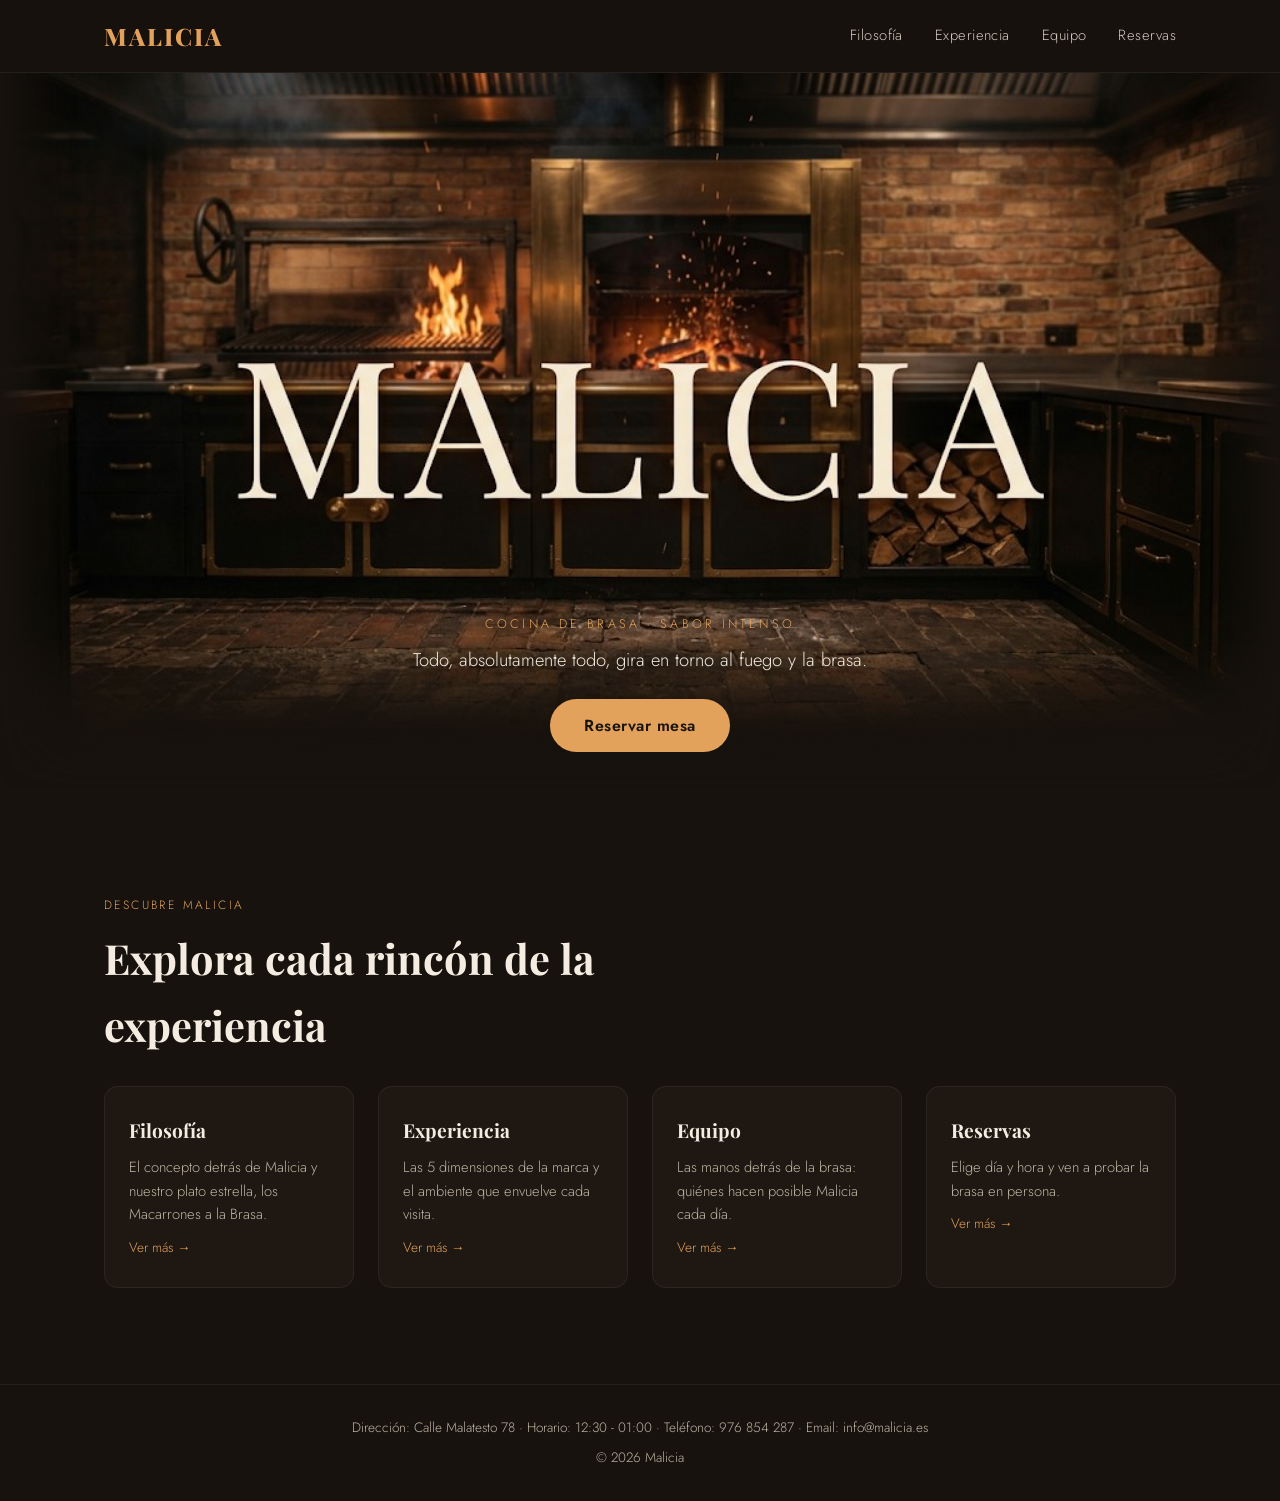
<file: index.html>
<!DOCTYPE html>
<html lang="es">
<head>
<meta charset="UTF-8">
<meta name="viewport" content="width=device-width, initial-scale=1.0">
<title>Malicia — Cocina a la Brasa</title>
<meta name="description" content="Malicia: un restaurante donde todo gira en torno a la brasa. Sabor intenso, ambiente elegante y desenfadado.">
<link rel="preconnect" href="https://fonts.googleapis.com">
<link rel="preconnect" href="https://fonts.gstatic.com" crossorigin>
<link href="https://fonts.googleapis.com/css2?family=Playfair+Display:wght@600;700;800&family=Jost:wght@300;400;500;600&display=swap" rel="stylesheet">
<link rel="stylesheet" href="styles.css?v=3">
</head>
<body>

<header class="site-header" id="top">
  <div class="container header-inner">
    <a href="index.html" class="logo">MALICIA</a>
    <nav class="nav" id="nav">
      <a href="filosofia.html">Filosofía</a>
      <a href="experiencia.html">Experiencia</a>
      <a href="equipo.html">Equipo</a>
      <a href="reservas.html">Reservas</a>
    </nav>
    <button class="nav-toggle" id="navToggle" aria-label="Abrir menú">
      <span></span><span></span><span></span>
    </button>
  </div>
</header>

<section class="hero hero-image">
  <h1 class="visually-hidden">Malicia — Cocina a la brasa</h1>
  <img class="hero-img" src="hero-malicia.jpg" alt="MALICIA sobre una cocina de brasa con horno de latón, parrilla en llamas y pared de ladrillo" width="1024" height="572">
  <div class="hero-overlay">
    <p class="eyebrow">Cocina de brasa · Sabor intenso</p>
    <p class="hero-sub">Todo, absolutamente todo, gira en torno al fuego y la brasa.</p>
    <a href="reservas.html" class="btn">Reservar mesa</a>
  </div>
</section>

<section class="section home-links">
  <div class="container">
    <p class="kicker">Descubre Malicia</p>
    <h2>Explora cada rincón de la experiencia</h2>
    <div class="cards">
      <a href="filosofia.html" class="card">
        <h3>Filosofía</h3>
        <p>El concepto detrás de Malicia y nuestro plato estrella, los Macarrones a la Brasa.</p>
        <span class="card-arrow">Ver más →</span>
      </a>
      <a href="experiencia.html" class="card">
        <h3>Experiencia</h3>
        <p>Las 5 dimensiones de la marca y el ambiente que envuelve cada visita.</p>
        <span class="card-arrow">Ver más →</span>
      </a>
      <a href="equipo.html" class="card">
        <h3>Equipo</h3>
        <p>Las manos detrás de la brasa: quiénes hacen posible Malicia cada día.</p>
        <span class="card-arrow">Ver más →</span>
      </a>
      <a href="reservas.html" class="card">
        <h3>Reservas</h3>
        <p>Elige día y hora y ven a probar la brasa en persona.</p>
        <span class="card-arrow">Ver más →</span>
      </a>
    </div>
  </div>
</section>

<footer class="site-footer">
  <div class="container">
    <p class="footer-contact">Dirección: Calle Malatesto 78 · Horario: 12:30 - 01:00 · Teléfono: 976 854 287 · Email: info@malicia.es</p>
    <p>&copy; <span id="year"></span> Malicia</p>
  </div>
</footer>

<script src="script.js?v=3"></script>
</body>
</html>
</file>
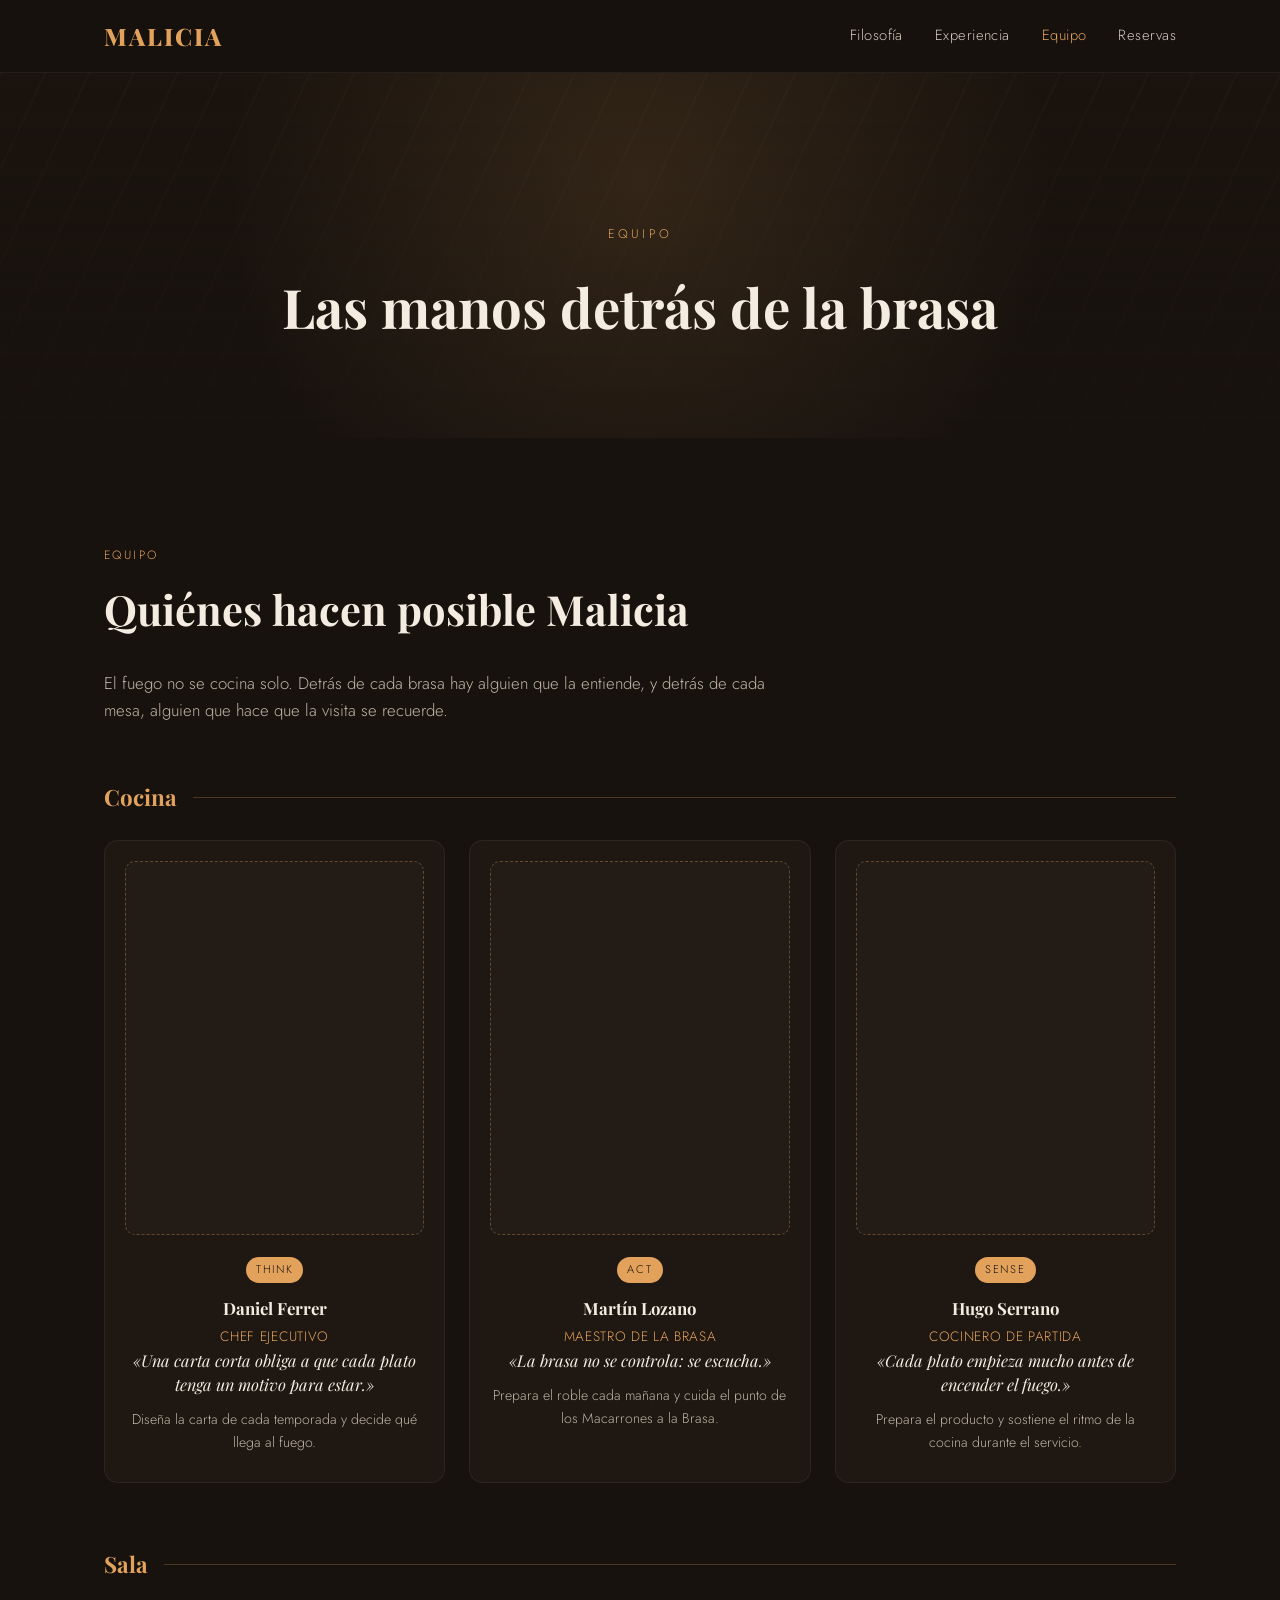
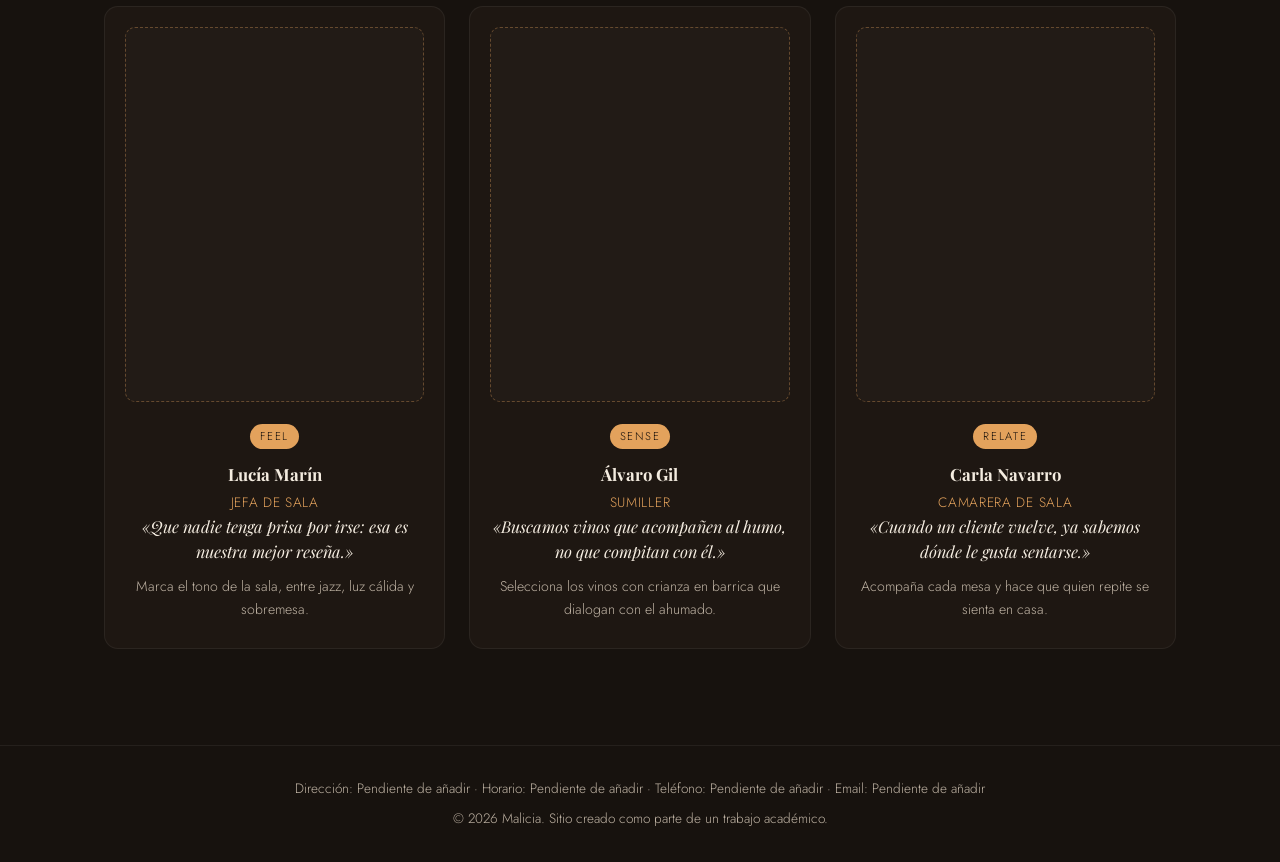
<file: equipo.html>
<!DOCTYPE html>
<html lang="es">
<head>
<meta charset="UTF-8">
<meta name="viewport" content="width=device-width, initial-scale=1.0">
<title>Equipo — Malicia</title>
<meta name="description" content="Las manos detrás de la brasa: el equipo de Malicia.">
<link rel="preconnect" href="https://fonts.googleapis.com">
<link rel="preconnect" href="https://fonts.gstatic.com" crossorigin>
<link href="https://fonts.googleapis.com/css2?family=Playfair+Display:wght@600;700;800&family=Jost:wght@300;400;500;600&display=swap" rel="stylesheet">
<link rel="stylesheet" href="styles.css?v=3">
</head>
<body>

<header class="site-header" id="top">
  <div class="container header-inner">
    <a href="index.html" class="logo">MALICIA</a>
    <nav class="nav" id="nav">
      <a href="filosofia.html">Filosofía</a>
      <a href="experiencia.html">Experiencia</a>
      <a href="equipo.html" class="active">Equipo</a>
      <a href="reservas.html">Reservas</a>
    </nav>
    <button class="nav-toggle" id="navToggle" aria-label="Abrir menú">
      <span></span><span></span><span></span>
    </button>
  </div>
</header>

<section class="page-hero">
  <div class="hero-glow"></div>
  <div class="container">
    <p class="eyebrow">Equipo</p>
    <h1>Las manos detrás de la brasa</h1>
  </div>
</section>

<section class="section" id="equipo">
  <div class="container">
    <p class="kicker">Equipo</p>
    <h2>Quiénes hacen posible Malicia</h2>
    <p class="team-intro">El fuego no se cocina solo. Detrás de cada brasa hay alguien que la entiende, y detrás de cada mesa, alguien que hace que la visita se recuerde.</p>

    <h3 class="team-group">Cocina</h3>
    <div class="team-grid">
      <article class="card team-card">
        <div class="team-photo" aria-hidden="true"></div>
        <span class="card-tag">THINK</span>
        <h3>Daniel Ferrer</h3>
        <p class="role">Chef Ejecutivo</p>
        <p class="team-quote">«Una carta corta obliga a que cada plato tenga un motivo para estar.»</p>
        <p class="team-detail">Diseña la carta de cada temporada y decide qué llega al fuego.</p>
      </article>
      <article class="card team-card">
        <div class="team-photo" aria-hidden="true"></div>
        <span class="card-tag">ACT</span>
        <h3>Martín Lozano</h3>
        <p class="role">Maestro de la Brasa</p>
        <p class="team-quote">«La brasa no se controla: se escucha.»</p>
        <p class="team-detail">Prepara el roble cada mañana y cuida el punto de los Macarrones a la Brasa.</p>
      </article>
      <article class="card team-card">
        <div class="team-photo" aria-hidden="true"></div>
        <span class="card-tag">SENSE</span>
        <h3>Hugo Serrano</h3>
        <p class="role">Cocinero de Partida</p>
        <p class="team-quote">«Cada plato empieza mucho antes de encender el fuego.»</p>
        <p class="team-detail">Prepara el producto y sostiene el ritmo de la cocina durante el servicio.</p>
      </article>
    </div>

    <h3 class="team-group">Sala</h3>
    <div class="team-grid">
      <article class="card team-card">
        <div class="team-photo" aria-hidden="true"></div>
        <span class="card-tag">FEEL</span>
        <h3>Lucía Marín</h3>
        <p class="role">Jefa de Sala</p>
        <p class="team-quote">«Que nadie tenga prisa por irse: esa es nuestra mejor reseña.»</p>
        <p class="team-detail">Marca el tono de la sala, entre jazz, luz cálida y sobremesa.</p>
      </article>
      <article class="card team-card">
        <div class="team-photo" aria-hidden="true"></div>
        <span class="card-tag">SENSE</span>
        <h3>Álvaro Gil</h3>
        <p class="role">Sumiller</p>
        <p class="team-quote">«Buscamos vinos que acompañen al humo, no que compitan con él.»</p>
        <p class="team-detail">Selecciona los vinos con crianza en barrica que dialogan con el ahumado.</p>
      </article>
      <article class="card team-card">
        <div class="team-photo" aria-hidden="true"></div>
        <span class="card-tag">RELATE</span>
        <h3>Carla Navarro</h3>
        <p class="role">Camarera de Sala</p>
        <p class="team-quote">«Cuando un cliente vuelve, ya sabemos dónde le gusta sentarse.»</p>
        <p class="team-detail">Acompaña cada mesa y hace que quien repite se sienta en casa.</p>
      </article>
    </div>
  </div>
</section>

<footer class="site-footer">
  <div class="container">
    <p class="footer-contact">Dirección: Pendiente de añadir · Horario: Pendiente de añadir · Teléfono: Pendiente de añadir · Email: Pendiente de añadir</p>
    <p>&copy; <span id="year"></span> Malicia. Sitio creado como parte de un trabajo académico.</p>
  </div>
</footer>

<script src="script.js?v=3"></script>
</body>
</html>
</file>
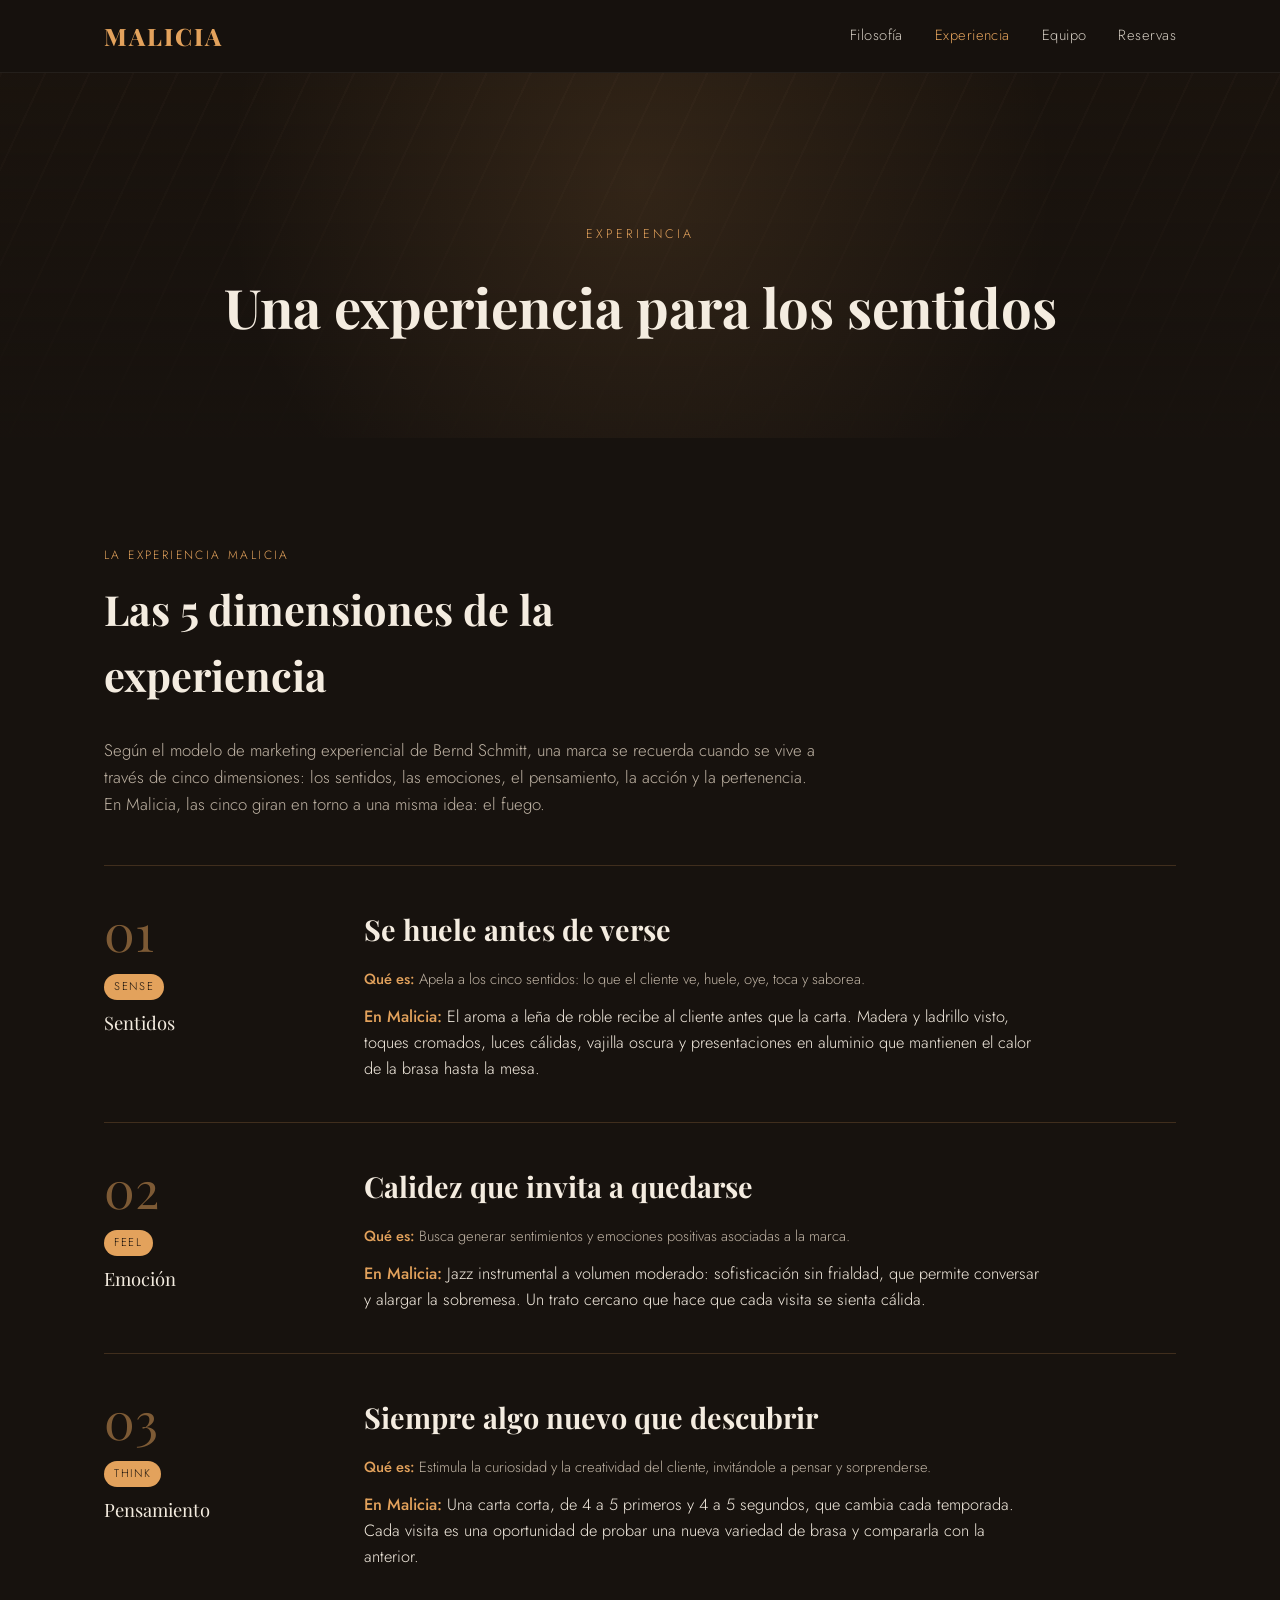
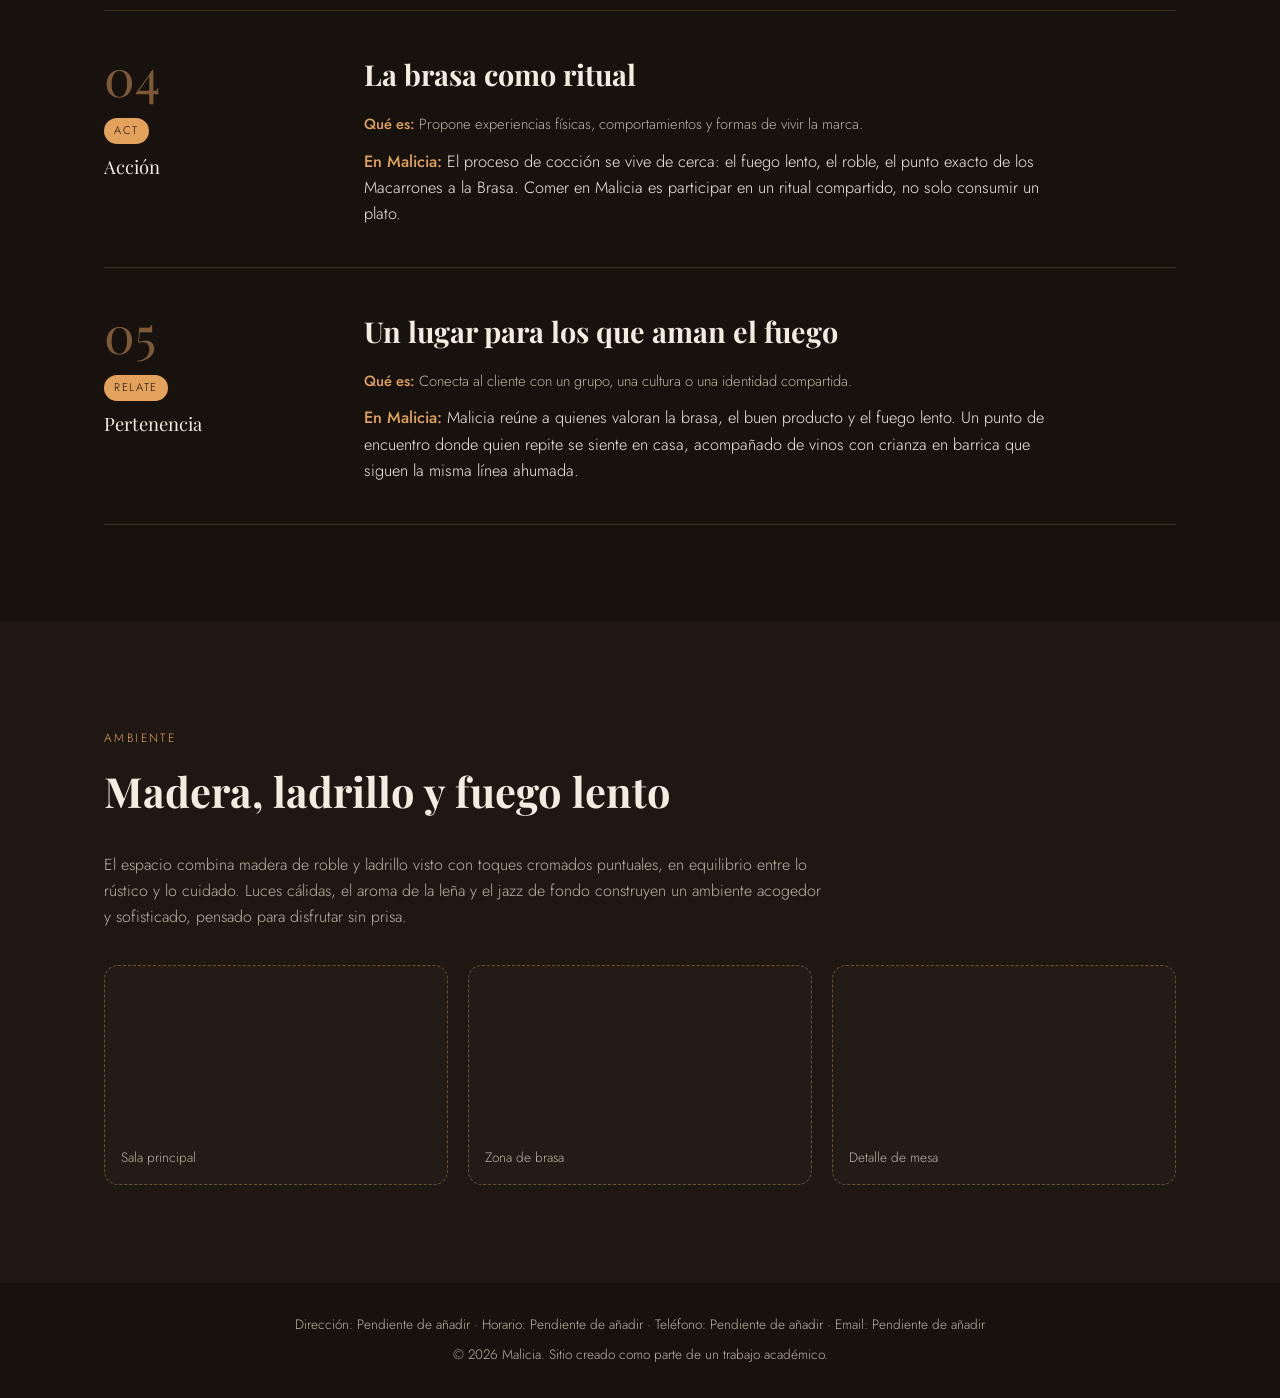
<file: experiencia.html>
<!DOCTYPE html>
<html lang="es">
<head>
<meta charset="UTF-8">
<meta name="viewport" content="width=device-width, initial-scale=1.0">
<title>Experiencia — Malicia</title>
<meta name="description" content="Las 5 dimensiones de la experiencia Malicia y el ambiente que envuelve cada visita.">
<link rel="preconnect" href="https://fonts.googleapis.com">
<link rel="preconnect" href="https://fonts.gstatic.com" crossorigin>
<link href="https://fonts.googleapis.com/css2?family=Playfair+Display:wght@600;700;800&family=Jost:wght@300;400;500;600&display=swap" rel="stylesheet">
<link rel="stylesheet" href="styles.css?v=3">
</head>
<body>

<header class="site-header" id="top">
  <div class="container header-inner">
    <a href="index.html" class="logo">MALICIA</a>
    <nav class="nav" id="nav">
      <a href="filosofia.html">Filosofía</a>
      <a href="experiencia.html" class="active">Experiencia</a>
      <a href="equipo.html">Equipo</a>
      <a href="reservas.html">Reservas</a>
    </nav>
    <button class="nav-toggle" id="navToggle" aria-label="Abrir menú">
      <span></span><span></span><span></span>
    </button>
  </div>
</header>

<section class="page-hero">
  <div class="hero-glow"></div>
  <div class="container">
    <p class="eyebrow">Experiencia</p>
    <h1>Una experiencia para los sentidos</h1>
  </div>
</section>

<section class="section" id="experiencia">
  <div class="container">
    <p class="kicker">La experiencia Malicia</p>
    <h2>Las 5 dimensiones de la experiencia</h2>
    <p class="dim-intro">Según el modelo de marketing experiencial de Bernd Schmitt, una marca se recuerda cuando se vive a través de cinco dimensiones: los sentidos, las emociones, el pensamiento, la acción y la pertenencia. En Malicia, las cinco giran en torno a una misma idea: el fuego.</p>
    <div class="dims">
      <article class="dim">
        <div class="dim-head">
          <span class="dim-num">01</span>
          <span class="card-tag">SENSE</span>
          <p class="dim-name">Sentidos</p>
        </div>
        <div class="dim-body">
          <h3>Se huele antes de verse</h3>
          <p class="dim-def"><strong>Qué es:</strong> Apela a los cinco sentidos: lo que el cliente ve, huele, oye, toca y saborea.</p>
          <p class="dim-app"><strong>En Malicia:</strong> El aroma a leña de roble recibe al cliente antes que la carta. Madera y ladrillo visto, toques cromados, luces cálidas, vajilla oscura y presentaciones en aluminio que mantienen el calor de la brasa hasta la mesa.</p>
        </div>
      </article>
      <article class="dim">
        <div class="dim-head">
          <span class="dim-num">02</span>
          <span class="card-tag">FEEL</span>
          <p class="dim-name">Emoción</p>
        </div>
        <div class="dim-body">
          <h3>Calidez que invita a quedarse</h3>
          <p class="dim-def"><strong>Qué es:</strong> Busca generar sentimientos y emociones positivas asociadas a la marca.</p>
          <p class="dim-app"><strong>En Malicia:</strong> Jazz instrumental a volumen moderado: sofisticación sin frialdad, que permite conversar y alargar la sobremesa. Un trato cercano que hace que cada visita se sienta cálida.</p>
        </div>
      </article>
      <article class="dim">
        <div class="dim-head">
          <span class="dim-num">03</span>
          <span class="card-tag">THINK</span>
          <p class="dim-name">Pensamiento</p>
        </div>
        <div class="dim-body">
          <h3>Siempre algo nuevo que descubrir</h3>
          <p class="dim-def"><strong>Qué es:</strong> Estimula la curiosidad y la creatividad del cliente, invitándole a pensar y sorprenderse.</p>
          <p class="dim-app"><strong>En Malicia:</strong> Una carta corta, de 4 a 5 primeros y 4 a 5 segundos, que cambia cada temporada. Cada visita es una oportunidad de probar una nueva variedad de brasa y compararla con la anterior.</p>
        </div>
      </article>
      <article class="dim">
        <div class="dim-head">
          <span class="dim-num">04</span>
          <span class="card-tag">ACT</span>
          <p class="dim-name">Acción</p>
        </div>
        <div class="dim-body">
          <h3>La brasa como ritual</h3>
          <p class="dim-def"><strong>Qué es:</strong> Propone experiencias físicas, comportamientos y formas de vivir la marca.</p>
          <p class="dim-app"><strong>En Malicia:</strong> El proceso de cocción se vive de cerca: el fuego lento, el roble, el punto exacto de los Macarrones a la Brasa. Comer en Malicia es participar en un ritual compartido, no solo consumir un plato.</p>
        </div>
      </article>
      <article class="dim">
        <div class="dim-head">
          <span class="dim-num">05</span>
          <span class="card-tag">RELATE</span>
          <p class="dim-name">Pertenencia</p>
        </div>
        <div class="dim-body">
          <h3>Un lugar para los que aman el fuego</h3>
          <p class="dim-def"><strong>Qué es:</strong> Conecta al cliente con un grupo, una cultura o una identidad compartida.</p>
          <p class="dim-app"><strong>En Malicia:</strong> Malicia reúne a quienes valoran la brasa, el buen producto y el fuego lento. Un punto de encuentro donde quien repite se siente en casa, acompañado de vinos con crianza en barrica que siguen la misma línea ahumada.</p>
        </div>
      </article>
    </div>
  </div>
</section>

<section class="section alt" id="ambiente">
  <div class="container">
    <p class="kicker">Ambiente</p>
    <h2>Madera, ladrillo y fuego lento</h2>
    <p class="ambiente-desc">El espacio combina madera de roble y ladrillo visto con toques cromados puntuales, en equilibrio entre lo rústico y lo cuidado. Luces cálidas, el aroma de la leña y el jazz de fondo construyen un ambiente acogedor y sofisticado, pensado para disfrutar sin prisa.</p>
    <div class="gallery">
      <div class="gallery-item photo-ph"><span>Sala principal</span></div>
      <div class="gallery-item photo-ph"><span>Zona de brasa</span></div>
      <div class="gallery-item photo-ph"><span>Detalle de mesa</span></div>
    </div>
  </div>
</section>

<footer class="site-footer">
  <div class="container">
    <p class="footer-contact">Dirección: Pendiente de añadir · Horario: Pendiente de añadir · Teléfono: Pendiente de añadir · Email: Pendiente de añadir</p>
    <p>&copy; <span id="year"></span> Malicia. Sitio creado como parte de un trabajo académico.</p>
  </div>
</footer>

<script src="script.js?v=3"></script>
</body>
</html>
</file>
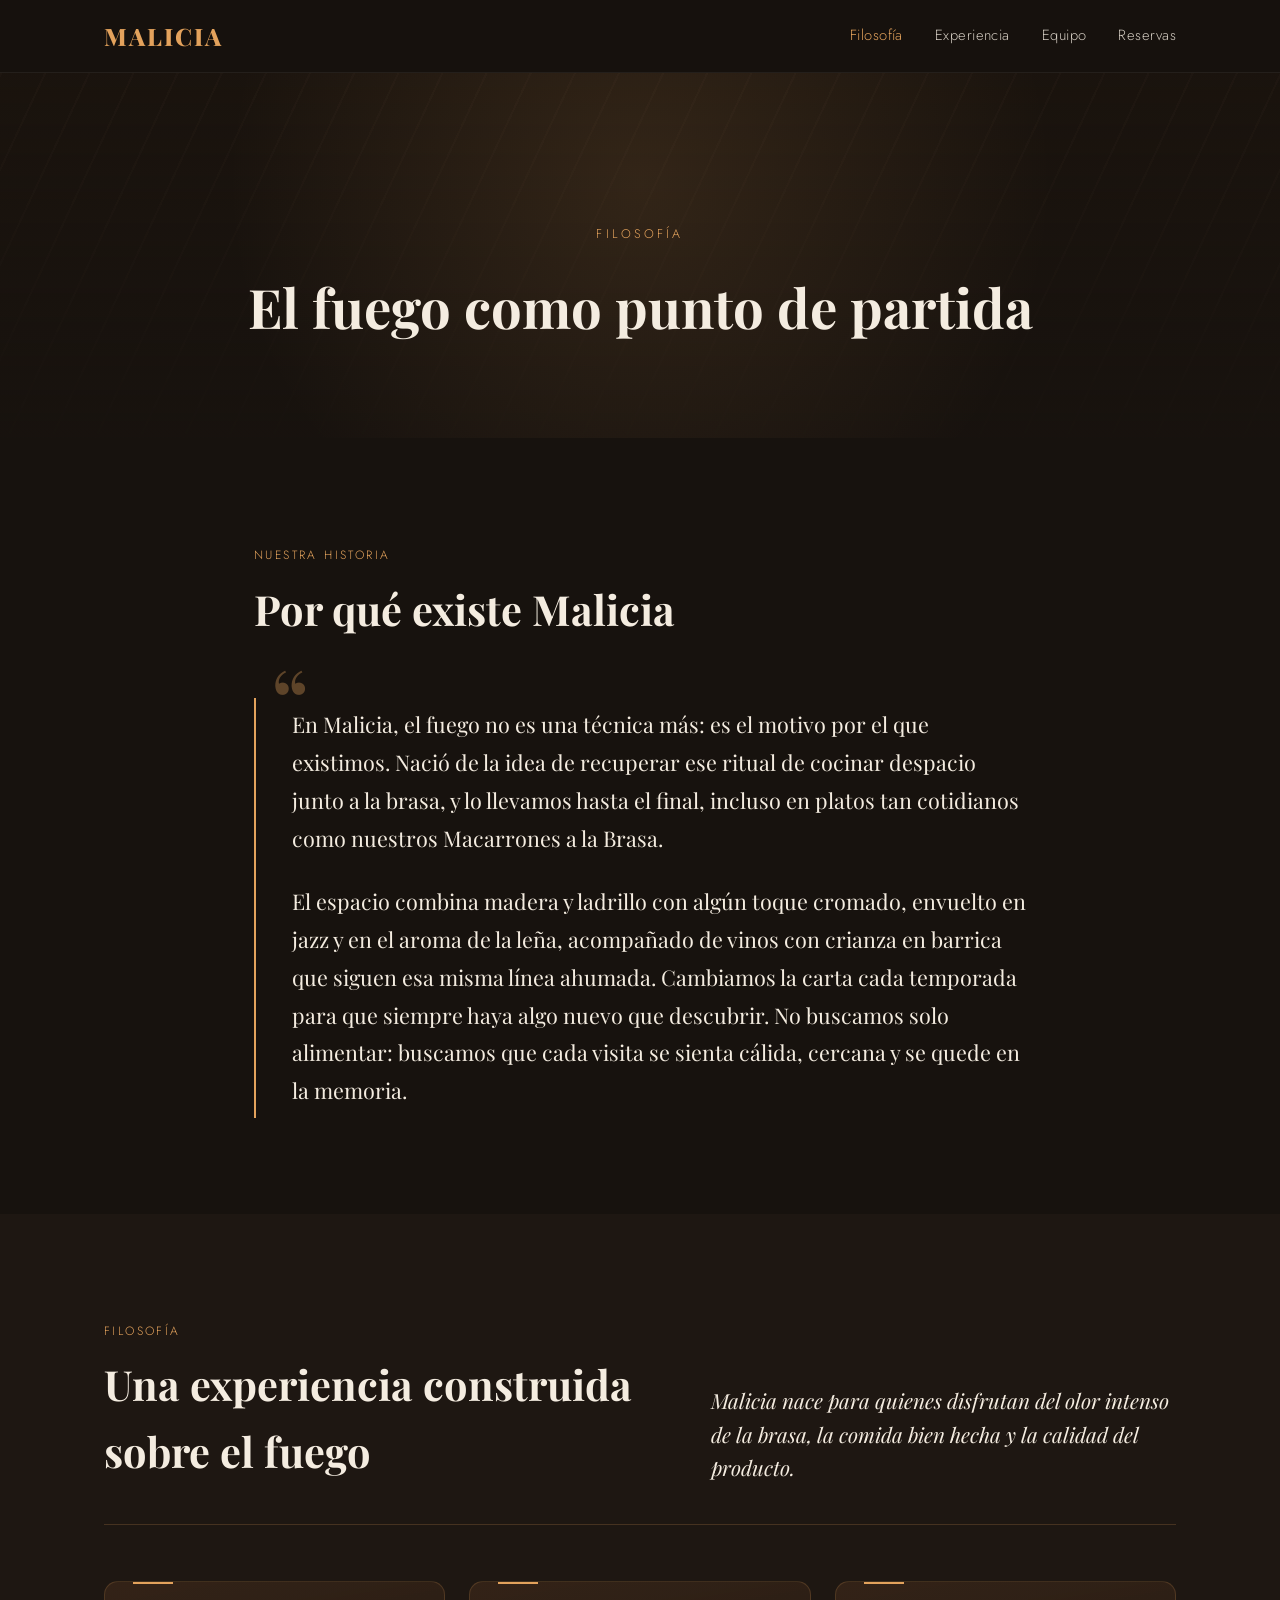
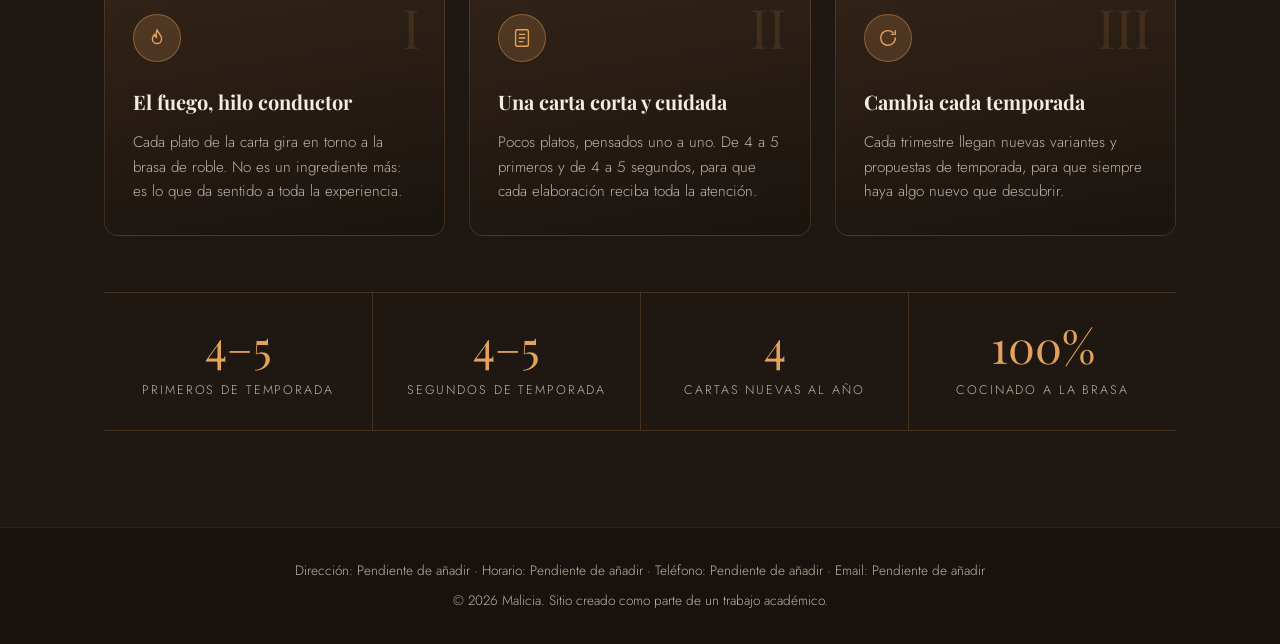
<file: filosofia.html>
<!DOCTYPE html>
<html lang="es">
<head>
<meta charset="UTF-8">
<meta name="viewport" content="width=device-width, initial-scale=1.0">
<title>Filosofía — Malicia</title>
<meta name="description" content="El concepto de Malicia: una experiencia gastronómica construida sobre el fuego y la brasa.">
<link rel="preconnect" href="https://fonts.googleapis.com">
<link rel="preconnect" href="https://fonts.gstatic.com" crossorigin>
<link href="https://fonts.googleapis.com/css2?family=Playfair+Display:wght@600;700;800&family=Jost:wght@300;400;500;600&display=swap" rel="stylesheet">
<link rel="stylesheet" href="styles.css?v=3">
</head>
<body>

<header class="site-header" id="top">
  <div class="container header-inner">
    <a href="index.html" class="logo">MALICIA</a>
    <nav class="nav" id="nav">
      <a href="filosofia.html" class="active">Filosofía</a>
      <a href="experiencia.html">Experiencia</a>
      <a href="equipo.html">Equipo</a>
      <a href="reservas.html">Reservas</a>
    </nav>
    <button class="nav-toggle" id="navToggle" aria-label="Abrir menú">
      <span></span><span></span><span></span>
    </button>
  </div>
</header>

<section class="page-hero">
  <div class="hero-glow"></div>
  <div class="container">
    <p class="eyebrow">Filosofía</p>
    <h1>El fuego como punto de partida</h1>
  </div>
</section>

<section class="section narrativa" id="narrativa">
  <div class="container narrativa-inner">
    <p class="kicker">Nuestra historia</p>
    <h2>Por qué existe Malicia</h2>
    <blockquote class="narrativa-texto">
      <p>En Malicia, el fuego no es una técnica más: es el motivo por el que existimos. Nació de la idea de recuperar ese ritual de cocinar despacio junto a la brasa, y lo llevamos hasta el final, incluso en platos tan cotidianos como nuestros Macarrones a la Brasa.</p>
      <p>El espacio combina madera y ladrillo con algún toque cromado, envuelto en jazz y en el aroma de la leña, acompañado de vinos con crianza en barrica que siguen esa misma línea ahumada. Cambiamos la carta cada temporada para que siempre haya algo nuevo que descubrir. No buscamos solo alimentar: buscamos que cada visita se sienta cálida, cercana y se quede en la memoria.</p>
    </blockquote>
  </div>
</section>

<section class="section alt" id="filosofia">
  <div class="container">
    <div class="filo-head">
      <div>
        <p class="kicker">Filosofía</p>
        <h2>Una experiencia construida sobre el fuego</h2>
      </div>
      <p class="filo-lead">Malicia nace para quienes disfrutan del olor intenso de la brasa, la comida bien hecha y la calidad del producto.</p>
    </div>

    <div class="pillars">
      <article class="pillar">
        <span class="pillar-icon"><svg viewBox="0 0 24 24" aria-hidden="true"><path d="M12 3c1 3.5 5 5.5 5 10a5 5 0 0 1-10 0c0-2.2 1-3.8 2.3-5 .2 1.8 1 3 2.2 3.4C11 9 11 6 12 3z"/></svg></span>
        <span class="pillar-num">I</span>
        <h3>El fuego, hilo conductor</h3>
        <p>Cada plato de la carta gira en torno a la brasa de roble. No es un ingrediente más: es lo que da sentido a toda la experiencia.</p>
      </article>
      <article class="pillar">
        <span class="pillar-icon"><svg viewBox="0 0 24 24" aria-hidden="true"><rect x="5" y="3" width="14" height="18" rx="2"/><path d="M9 8h6M9 12h6M9 16h4"/></svg></span>
        <span class="pillar-num">II</span>
        <h3>Una carta corta y cuidada</h3>
        <p>Pocos platos, pensados uno a uno. De 4 a 5 primeros y de 4 a 5 segundos, para que cada elaboración reciba toda la atención.</p>
      </article>
      <article class="pillar">
        <span class="pillar-icon"><svg viewBox="0 0 24 24" aria-hidden="true"><path d="M20 12a8 8 0 1 1-2.3-5.7"/><path d="M20 4v4h-4"/></svg></span>
        <span class="pillar-num">III</span>
        <h3>Cambia cada temporada</h3>
        <p>Cada trimestre llegan nuevas variantes y propuestas de temporada, para que siempre haya algo nuevo que descubrir.</p>
      </article>
    </div>

    <div class="stats-band">
      <div class="stat-item"><span class="stat-value">4–5</span><span class="stat-label">Primeros de temporada</span></div>
      <div class="stat-item"><span class="stat-value">4–5</span><span class="stat-label">Segundos de temporada</span></div>
      <div class="stat-item"><span class="stat-value">4</span><span class="stat-label">Cartas nuevas al año</span></div>
      <div class="stat-item"><span class="stat-value">100%</span><span class="stat-label">Cocinado a la brasa</span></div>
    </div>
  </div>
</section>



<footer class="site-footer">
  <div class="container">
    <p class="footer-contact">Dirección: Pendiente de añadir · Horario: Pendiente de añadir · Teléfono: Pendiente de añadir · Email: Pendiente de añadir</p>
    <p>&copy; <span id="year"></span> Malicia. Sitio creado como parte de un trabajo académico.</p>
  </div>
</footer>

<script src="script.js?v=3"></script>
</body>
</html>
</file>
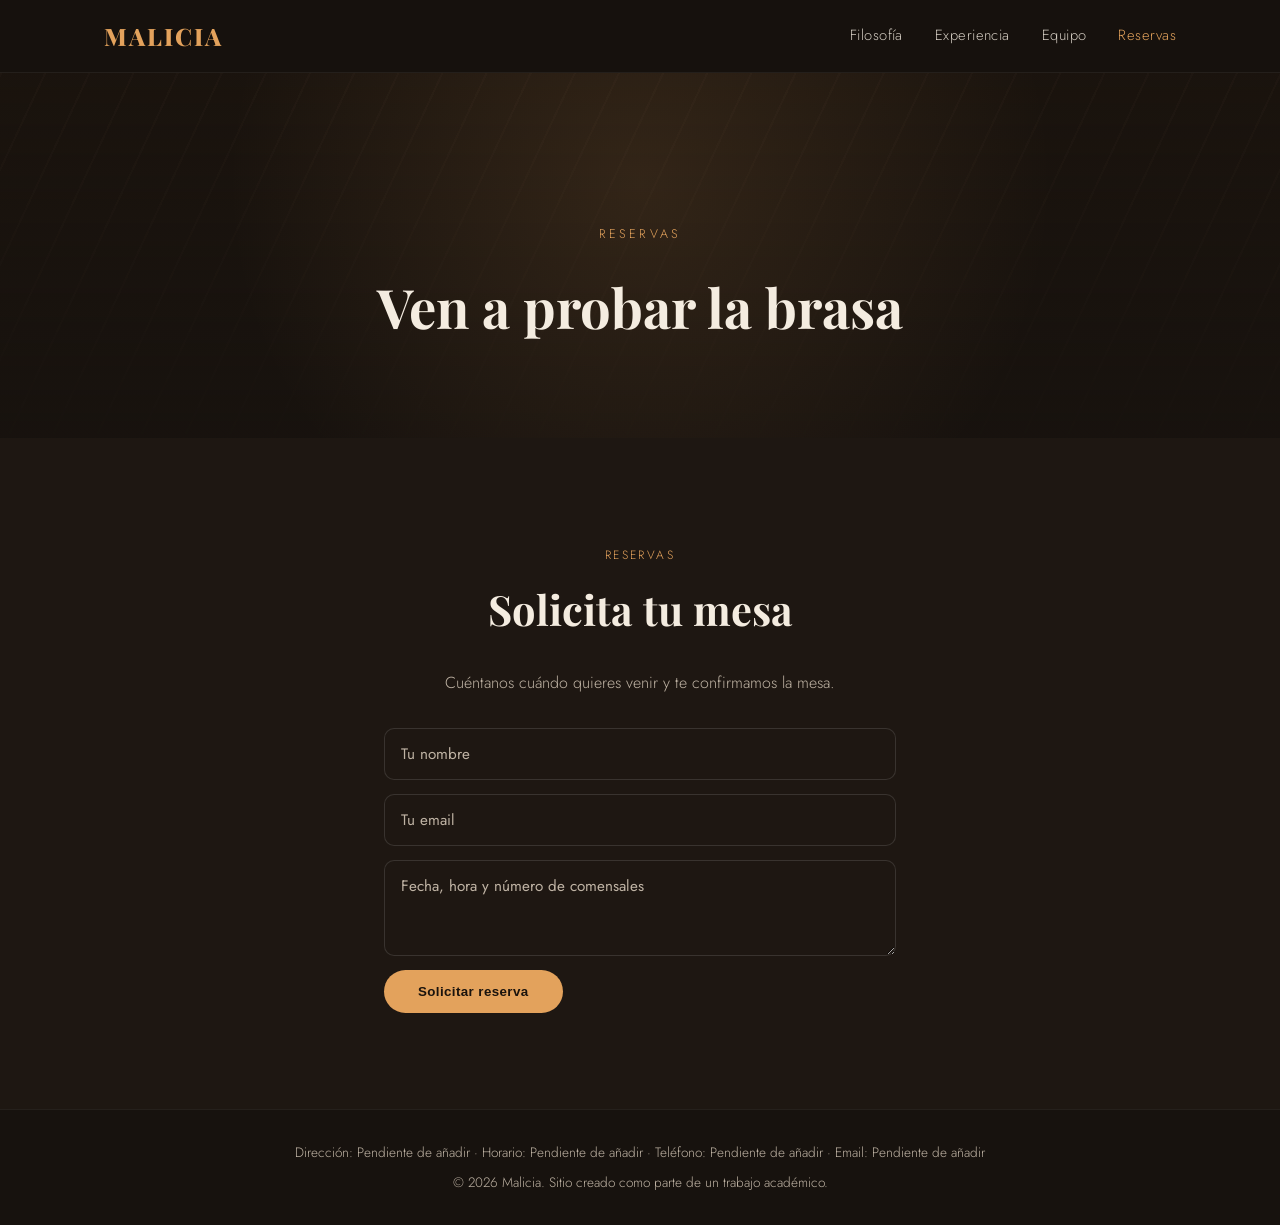
<file: reservas.html>
<!DOCTYPE html>
<html lang="es">
<head>
<meta charset="UTF-8">
<meta name="viewport" content="width=device-width, initial-scale=1.0">
<title>Reservas — Malicia</title>
<meta name="description" content="Reserva tu mesa en Malicia y ven a probar la brasa.">
<link rel="preconnect" href="https://fonts.googleapis.com">
<link rel="preconnect" href="https://fonts.gstatic.com" crossorigin>
<link href="https://fonts.googleapis.com/css2?family=Playfair+Display:wght@600;700;800&family=Jost:wght@300;400;500;600&display=swap" rel="stylesheet">
<link rel="stylesheet" href="styles.css?v=3">
</head>
<body>

<header class="site-header" id="top">
  <div class="container header-inner">
    <a href="index.html" class="logo">MALICIA</a>
    <nav class="nav" id="nav">
      <a href="filosofia.html">Filosofía</a>
      <a href="experiencia.html">Experiencia</a>
      <a href="equipo.html">Equipo</a>
      <a href="reservas.html" class="active">Reservas</a>
    </nav>
    <button class="nav-toggle" id="navToggle" aria-label="Abrir menú">
      <span></span><span></span><span></span>
    </button>
  </div>
</header>

<section class="page-hero">
  <div class="hero-glow"></div>
  <div class="container">
    <p class="eyebrow">Reservas</p>
    <h1>Ven a probar la brasa</h1>
  </div>
</section>

<section class="section alt reservas" id="reservas">
  <div class="container reservas-inner">
    <p class="kicker">Reservas</p>
    <h2>Solicita tu mesa</h2>
    <p class="reservas-sub">Cuéntanos cuándo quieres venir y te confirmamos la mesa.</p>
    <form class="contact-form reservas-form" onsubmit="event.preventDefault(); alert('Formulario de ejemplo — conéctalo a tu email o a un servicio de formularios cuando quieras recibir reservas.');">
      <input type="text" placeholder="Tu nombre" required>
      <input type="email" placeholder="Tu email" required>
      <textarea placeholder="Fecha, hora y número de comensales" rows="3" required></textarea>
      <button type="submit" class="btn">Solicitar reserva</button>
    </form>
  </div>
</section>

<footer class="site-footer">
  <div class="container">
    <p class="footer-contact">Dirección: Pendiente de añadir · Horario: Pendiente de añadir · Teléfono: Pendiente de añadir · Email: Pendiente de añadir</p>
    <p>&copy; <span id="year"></span> Malicia. Sitio creado como parte de un trabajo académico.</p>
  </div>
</footer>

<script src="script.js?v=3"></script>
</body>
</html>
</file>
<file: styles.css>
:root {
  --bg: #17120e;
  --bg-alt: #1e1712;
  --wood: #9a6a3f;
  --wood-dark: #5c3a22;
  --aluminum: #c9c7c2;
  --cream: #f4ece0;
  --muted: #bfb3a4;
  --amber: #e3a25c;
  --amber-soft: rgba(227, 162, 92, 0.18);
  --radius: 14px;
  --max: 1120px;
}

* { box-sizing: border-box; }

html { scroll-behavior: smooth; }

body {
  margin: 0;
  background: var(--bg);
  color: var(--cream);
  font-family: 'Jost', 'Segoe UI', sans-serif;
  font-weight: 300;
  line-height: 1.6;
  -webkit-font-smoothing: antialiased;
  opacity: 0;
  transform: translateY(18px);
  transition: opacity 0.4s ease, transform 0.4s ease;
}

body.page-visible {
  opacity: 1;
  transform: translateY(0);
}

body.fade-out {
  opacity: 0;
  transform: translateY(-18px);
}

h1, h2, h3 {
  font-family: 'Playfair Display', Georgia, serif;
  color: var(--cream);
  margin: 0 0 0.4em;
}

p { color: var(--muted); }

a { color: inherit; text-decoration: none; }

.container {
  max-width: var(--max);
  margin: 0 auto;
  padding: 0 24px;
}

/* Header */
.site-header {
  position: sticky;
  top: 0;
  z-index: 50;
  background: rgba(23, 18, 14, 0.9);
  backdrop-filter: blur(8px);
  border-bottom: 1px solid rgba(255,255,255,0.06);
}

.header-inner {
  display: flex;
  align-items: center;
  justify-content: space-between;
  height: 72px;
}

.logo {
  font-family: 'Playfair Display', serif;
  font-size: 1.5rem;
  font-weight: 800;
  letter-spacing: 0.08em;
  color: var(--amber);
}

.nav {
  display: flex;
  gap: 32px;
}

.nav a {
  font-size: 0.92rem;
  letter-spacing: 0.03em;
  color: var(--cream);
  opacity: 0.85;
  transition: opacity 0.2s, color 0.2s;
}

.nav a:hover { opacity: 1; color: var(--amber); }

.nav a.active {
  opacity: 1;
  color: var(--amber);
}

.nav-toggle {
  display: none;
  flex-direction: column;
  justify-content: center;
  gap: 5px;
  background: none;
  border: none;
  cursor: pointer;
  padding: 8px;
}

.nav-toggle span {
  width: 24px;
  height: 2px;
  background: var(--cream);
  display: block;
}

/* Hero */
.hero {
  position: relative;
  min-height: 86vh;
  display: flex;
  align-items: center;
  overflow: hidden;
  background:
    linear-gradient(180deg, rgba(23,18,14,0.4), rgba(23,18,14,0.95)),
    repeating-linear-gradient(115deg, #241a12 0px, #241a12 2px, #1c140d 2px, #1c140d 40px);
}

.hero-glow {
  position: absolute;
  inset: 0;
  background: radial-gradient(circle at 50% 30%, var(--amber-soft), transparent 60%);
  pointer-events: none;
}

.hero-inner {
  position: relative;
  text-align: center;
}

.eyebrow {
  text-transform: uppercase;
  letter-spacing: 0.25em;
  font-size: 0.78rem;
  color: var(--amber);
  margin-bottom: 18px;
}

.hero h1 {
  font-size: clamp(3.5rem, 10vw, 7rem);
  font-weight: 800;
  letter-spacing: 0.05em;
  margin-bottom: 12px;
}

.hero-sub {
  font-size: 1.15rem;
  color: var(--aluminum);
  max-width: 520px;
  margin: 0 auto 36px;
}

.btn {
  display: inline-block;
  padding: 14px 34px;
  background: var(--amber);
  color: #1a130d;
  font-weight: 600;
  letter-spacing: 0.03em;
  border: none;
  border-radius: 999px;
  cursor: pointer;
  transition: transform 0.2s, box-shadow 0.2s;
}

.btn:hover {
  transform: translateY(-2px);
  box-shadow: 0 10px 30px rgba(227, 162, 92, 0.3);
}

/* Hero con imagen (portada) */
.hero.hero-image {
  display: block;
  min-height: 0;
  background: var(--bg);
  text-align: center;
}

.hero-image .hero-img {
  display: block;
  width: 100%;
  max-width: 1440px;
  height: auto;
  margin: 0 auto;
  /* Funde los bordes laterales e inferior con el fondo de la página */
  -webkit-mask-image:
    linear-gradient(to right, transparent 0, #000 6%, #000 94%, transparent 100%),
    linear-gradient(to bottom, #000 80%, transparent 100%);
  -webkit-mask-composite: source-in;
  mask-image:
    linear-gradient(to right, transparent 0, #000 6%, #000 94%, transparent 100%),
    linear-gradient(to bottom, #000 80%, transparent 100%);
  mask-composite: intersect;
}

.hero-overlay {
  position: absolute;
  left: 0;
  right: 0;
  bottom: 5%;
  padding: 0 24px;
}

.hero-overlay .eyebrow {
  margin-bottom: 10px;
  text-shadow: 0 2px 10px rgba(0, 0, 0, 0.9);
}

.hero-overlay .hero-sub {
  margin: 0 auto 24px;
  color: var(--cream);
  text-shadow: 0 2px 12px rgba(0, 0, 0, 0.8);
}

.visually-hidden {
  position: absolute;
  width: 1px;
  height: 1px;
  margin: -1px;
  overflow: hidden;
  clip: rect(0 0 0 0);
  white-space: nowrap;
}

@media (max-width: 900px) {
  .hero-overlay {
    position: static;
    padding: 8px 24px 64px;
  }
}

/* Page header (for subpages, shorter than the home hero) */
.page-hero {
  position: relative;
  padding: 140px 0 80px;
  text-align: center;
  overflow: hidden;
  background:
    linear-gradient(180deg, rgba(23,18,14,0.4), rgba(23,18,14,0.95)),
    repeating-linear-gradient(115deg, #241a12 0px, #241a12 2px, #1c140d 2px, #1c140d 40px);
}

.page-hero .hero-glow { opacity: 0.7; }

.page-hero h1 {
  position: relative;
  font-size: clamp(2.2rem, 5vw, 3.4rem);
  margin-bottom: 8px;
}

.page-hero .eyebrow { position: relative; }

/* Home teaser links to the other pages */
.home-links .cards { margin-top: 8px; }

a.card {
  display: block;
}

a.card .card-arrow {
  display: inline-block;
  margin-top: 10px;
  color: var(--amber);
  font-size: 0.85rem;
}

/* Sections */
.section {
  padding: 96px 0;
}

.section.alt {
  background: var(--bg-alt);
}

.kicker {
  text-transform: uppercase;
  letter-spacing: 0.2em;
  font-size: 0.75rem;
  color: var(--amber);
  margin-bottom: 10px;
}

.section h2 {
  font-size: clamp(1.8rem, 4vw, 2.6rem);
  max-width: 640px;
  margin-bottom: 28px;
}

.two-col {
  display: grid;
  grid-template-columns: 1.4fr 1fr;
  gap: 48px;
  align-items: start;
}

.stat-card {
  background: linear-gradient(160deg, var(--wood-dark), #241a12);
  border: 1px solid rgba(227,162,92,0.25);
  border-radius: var(--radius);
  padding: 28px;
  display: grid;
  gap: 20px;
}

.stat {
  color: var(--cream);
  font-size: 0.95rem;
}

.stat span {
  display: block;
  font-family: 'Playfair Display', serif;
  font-size: 2rem;
  color: var(--amber);
}

/* Narrativa de marca (Filosofía) */
.narrativa-inner {
  max-width: 820px;
}

.narrativa-texto {
  position: relative;
  margin: 56px 0 0;
  padding: 8px 0 8px 36px;
  border-left: 2px solid var(--amber);
}

.narrativa-texto::before {
  content: "\201C";
  position: absolute;
  top: -46px;
  left: 14px;
  font-family: 'Playfair Display', Georgia, serif;
  font-size: 6rem;
  line-height: 1;
  color: var(--amber);
  opacity: 0.35;
}

.narrativa-texto p {
  font-family: 'Playfair Display', Georgia, serif;
  font-size: clamp(1.1rem, 2.2vw, 1.35rem);
  line-height: 1.75;
  color: var(--cream);
  margin: 0 0 1.2em;
}

.narrativa-texto p:last-child {
  margin-bottom: 0;
}

@media (max-width: 680px) {
  .narrativa-texto { padding-left: 22px; }
}

.plato-desc {
  max-width: 720px;
  font-size: 1.05rem;
}

.cards {
  display: grid;
  grid-template-columns: repeat(auto-fit, minmax(220px, 1fr));
  gap: 24px;
}

.card {
  background: var(--bg-alt);
  border: 1px solid rgba(255,255,255,0.06);
  border-radius: var(--radius);
  padding: 28px 24px;
  transition: border-color 0.2s, transform 0.2s;
}

.card:hover {
  border-color: var(--amber);
  transform: translateY(-4px);
}

.card-tag {
  display: inline-block;
  font-size: 0.7rem;
  letter-spacing: 0.15em;
  color: #1a130d;
  background: var(--amber);
  padding: 4px 10px;
  border-radius: 999px;
  margin-bottom: 14px;
}

.card h3 { font-size: 1.2rem; margin-bottom: 10px; }
.card p { font-size: 0.92rem; margin: 0; }

.ambiente-desc {
  max-width: 720px;
  margin-bottom: 36px;
}

.gallery {
  display: grid;
  grid-template-columns: repeat(auto-fit, minmax(220px, 1fr));
  gap: 20px;
}

.gallery-item {
  height: 220px;
  border-radius: var(--radius);
  display: flex;
  align-items: flex-end;
  padding: 16px;
  border: 1px dashed rgba(227,162,92,0.4);
  color: var(--muted);
  font-size: 0.85rem;
}

.ph1 { background: repeating-linear-gradient(135deg, #2a1f16 0 12px, #241a12 12px 24px); }
.ph2 { background: repeating-linear-gradient(45deg, #33251a 0 12px, #241a12 12px 24px); }
.ph3 { background: repeating-linear-gradient(90deg, #2e2119 0 12px, #241a12 12px 24px); }

/* Experiencia: 5 dimensiones */
.dim-intro {
  max-width: 720px;
  font-size: 1.05rem;
  margin: 0 0 48px;
}

.dims {
  border-top: 1px solid rgba(227, 162, 92, 0.2);
}

.dim {
  display: grid;
  grid-template-columns: 220px 1fr;
  gap: 40px;
  padding: 40px 0;
  border-bottom: 1px solid rgba(227, 162, 92, 0.2);
}

.dim-num {
  display: block;
  font-family: 'Playfair Display', Georgia, serif;
  font-size: 3.2rem;
  line-height: 1;
  color: var(--amber);
  opacity: 0.5;
  margin-bottom: 14px;
}

.dim-head .card-tag { margin-bottom: 8px; }

.dim-name {
  font-family: 'Playfair Display', Georgia, serif;
  font-size: 1.15rem;
  color: var(--cream);
  margin: 0;
}

.dim-body h3 {
  font-size: clamp(1.4rem, 2.6vw, 1.8rem);
  margin-bottom: 16px;
}

.dim-body p {
  max-width: 680px;
  margin: 0 0 12px;
}

.dim-body p:last-child { margin-bottom: 0; }

.dim-body strong {
  color: var(--amber);
  font-weight: 500;
}

.dim-def { font-size: 0.92rem; }

.dim-app {
  font-size: 1.02rem;
  color: var(--cream);
}

.photo-ph {
  background: rgba(255, 255, 255, 0.02);
}

@media (max-width: 760px) {
  .dim {
    grid-template-columns: 1fr;
    gap: 16px;
    padding: 32px 0;
  }
  .dim-head {
    display: flex;
    align-items: center;
    gap: 14px;
  }
  .dim-num { font-size: 2.2rem; margin: 0; }
  .dim-head .card-tag { margin: 0; }
}

.gallery-note {
  margin-top: 18px;
  font-size: 0.82rem;
  font-style: italic;
}

.team-card {
  text-align: center;
}

/* Equipo: introducción, bloques Cocina / Sala y fichas */
.team-intro {
  max-width: 680px;
  font-size: 1.05rem;
  margin: 0 0 56px;
}

.team-group {
  display: flex;
  align-items: center;
  gap: 16px;
  font-size: 1.4rem;
  color: var(--amber);
  margin: 0 0 24px;
}

.team-group::after {
  content: "";
  flex: 1;
  height: 1px;
  background: rgba(227, 162, 92, 0.25);
}

.team-grid {
  display: grid;
  grid-template-columns: repeat(3, 1fr);
  gap: 24px;
  margin-bottom: 64px;
}

.team-grid:last-child { margin-bottom: 0; }

.team-grid .team-card {
  padding: 20px 20px 28px;
}

.team-photo {
  aspect-ratio: 4 / 5;
  margin-bottom: 20px;
  border-radius: 10px;
  background: rgba(255, 255, 255, 0.02);
  border: 1px dashed rgba(227, 162, 92, 0.35);
}

.team-photo img {
  width: 100%;
  height: 100%;
  object-fit: cover;
  border-radius: inherit;
  display: block;
}

.team-grid .card-tag { margin-bottom: 12px; }

.team-grid .role { margin-bottom: 16px; }

.team-card .team-quote {
  font-family: 'Playfair Display', Georgia, serif;
  font-style: italic;
  font-size: 1.02rem;
  line-height: 1.5;
  color: var(--cream);
  margin: 0 0 12px;
}

.team-card .team-detail {
  font-size: 0.88rem;
}

@media (max-width: 900px) {
  .team-grid { grid-template-columns: repeat(2, 1fr); }
}

@media (max-width: 560px) {
  .team-grid { grid-template-columns: 1fr; }
}

.avatar-ph {
  width: 84px;
  height: 84px;
  margin: 0 auto 18px;
  border-radius: 50%;
  background: linear-gradient(160deg, var(--wood), var(--wood-dark));
  border: 1px solid rgba(227,162,92,0.3);
}

.team-card h3 {
  font-size: 1.05rem;
  margin-bottom: 4px;
}

.team-card .role {
  color: var(--amber);
  font-size: 0.85rem;
  letter-spacing: 0.05em;
  text-transform: uppercase;
  margin: 0;
}

.reservas-inner {
  max-width: 560px;
  text-align: center;
}

.reservas-inner h2,
.reservas-inner .kicker {
  text-align: center;
}

.reservas-sub {
  margin-bottom: 32px;
}

.reservas-form {
  text-align: left;
}

.contact-form {
  display: grid;
  gap: 14px;
}

.contact-form input,
.contact-form textarea {
  width: 100%;
  padding: 14px 16px;
  border-radius: 10px;
  border: 1px solid rgba(255,255,255,0.12);
  background: var(--bg-alt);
  color: var(--cream);
  font-family: inherit;
  font-size: 0.95rem;
}

.contact-form input::placeholder,
.contact-form textarea::placeholder {
  color: var(--muted);
}

.contact-form button { justify-self: start; }

.site-footer {
  padding: 32px 0;
  border-top: 1px solid rgba(255,255,255,0.06);
  text-align: center;
}

.site-footer p {
  font-size: 0.85rem;
  margin: 0 0 8px;
}

.site-footer p:last-child {
  margin-bottom: 0;
}

.footer-contact {
  color: var(--muted);
}

/* Responsive */
@media (max-width: 820px) {
  .two-col, .contact-grid {
    grid-template-columns: 1fr;
  }
}

@media (max-width: 680px) {
  .nav {
    position: absolute;
    top: 72px;
    left: 0;
    right: 0;
    background: var(--bg);
    flex-direction: column;
    padding: 20px 24px;
    gap: 18px;
    display: none;
    border-bottom: 1px solid rgba(255,255,255,0.08);
  }
  .nav.open { display: flex; }
  .nav-toggle { display: flex; }
}

/* Filosofía: cabecera, pilares y franja de cifras */
.filo-head {
  display: grid;
  grid-template-columns: 1.2fr 1fr;
  gap: 48px;
  align-items: end;
  padding-bottom: 40px;
  margin-bottom: 56px;
  border-bottom: 1px solid rgba(227, 162, 92, 0.2);
}

.filo-head h2 { margin-bottom: 0; }

.filo-lead {
  font-family: 'Playfair Display', Georgia, serif;
  font-style: italic;
  font-size: clamp(1.1rem, 2vw, 1.3rem);
  line-height: 1.6;
  color: var(--cream);
  margin: 0;
}

.pillars {
  display: grid;
  grid-template-columns: repeat(3, 1fr);
  gap: 24px;
  margin-bottom: 56px;
}

.pillar {
  position: relative;
  padding: 32px 28px;
  background: linear-gradient(170deg, rgba(92, 58, 34, 0.35), rgba(23, 18, 14, 0.6));
  border: 1px solid rgba(227, 162, 92, 0.18);
  border-radius: var(--radius);
  overflow: hidden;
  transition: border-color 0.25s, transform 0.25s;
}

.pillar::before {
  content: "";
  position: absolute;
  top: 0;
  left: 28px;
  width: 40px;
  height: 2px;
  background: var(--amber);
}

.pillar:hover {
  border-color: rgba(227, 162, 92, 0.5);
  transform: translateY(-4px);
}

.pillar-icon {
  display: inline-flex;
  align-items: center;
  justify-content: center;
  width: 48px;
  height: 48px;
  margin-bottom: 24px;
  border-radius: 50%;
  border: 1px solid rgba(227, 162, 92, 0.4);
  background: var(--amber-soft);
}

.pillar-icon svg {
  width: 22px;
  height: 22px;
  fill: none;
  stroke: var(--amber);
  stroke-width: 1.5;
  stroke-linecap: round;
  stroke-linejoin: round;
}

.pillar-num {
  position: absolute;
  top: 18px;
  right: 24px;
  font-family: 'Playfair Display', Georgia, serif;
  font-size: 3.4rem;
  line-height: 1;
  color: var(--amber);
  opacity: 0.12;
}

.pillar h3 {
  font-size: 1.25rem;
  margin-bottom: 12px;
}

.pillar p {
  font-size: 0.95rem;
  margin: 0;
}

.stats-band {
  display: grid;
  grid-template-columns: repeat(4, 1fr);
  border-top: 1px solid rgba(227, 162, 92, 0.2);
  border-bottom: 1px solid rgba(227, 162, 92, 0.2);
}

.stat-item {
  padding: 28px 16px;
  text-align: center;
}

.stat-item + .stat-item {
  border-left: 1px solid rgba(227, 162, 92, 0.2);
}

.stat-value {
  display: block;
  font-family: 'Playfair Display', Georgia, serif;
  font-size: clamp(2rem, 4vw, 2.8rem);
  line-height: 1.1;
  color: var(--amber);
  margin-bottom: 6px;
}

.stat-label {
  font-size: 0.78rem;
  letter-spacing: 0.15em;
  text-transform: uppercase;
  color: var(--muted);
}

@media (max-width: 900px) {
  .filo-head { grid-template-columns: 1fr; gap: 20px; }
  .pillars { grid-template-columns: 1fr; }
  .stats-band { grid-template-columns: repeat(2, 1fr); }
  .stat-item:nth-child(3) { border-left: none; }
  .stat-item:nth-child(n+3) { border-top: 1px solid rgba(227, 162, 92, 0.2); }
}
</file>
